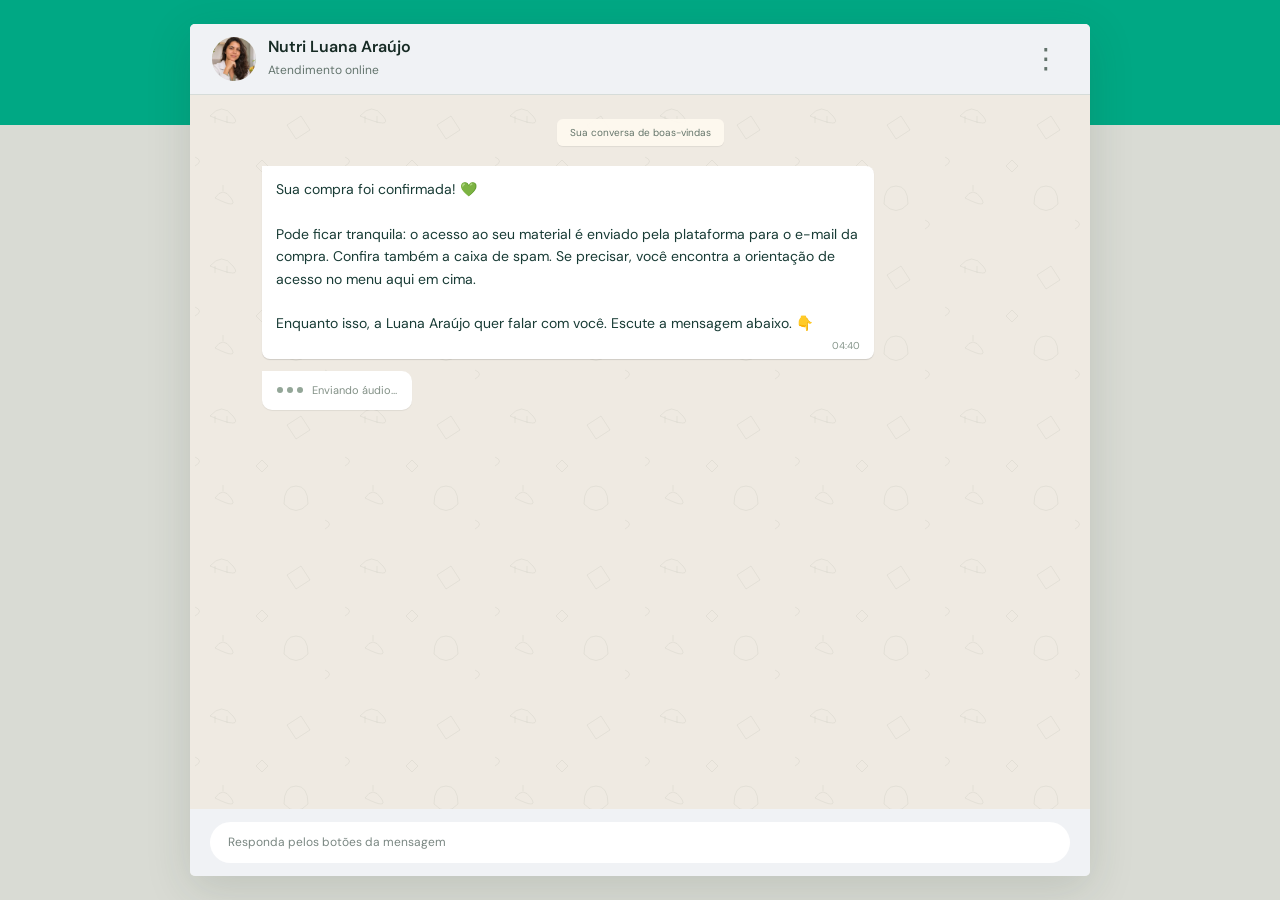
<file: public/index.html>
<!doctype html>
<html lang="pt-BR">
<head>
  <meta charset="utf-8">
  <meta name="viewport" content="width=device-width, initial-scale=1, viewport-fit=cover">
  <meta name="robots" content="noindex,nofollow">
  <meta name="theme-color" content="#075e54">
  <title>Boas-vindas • Nutri Luana Araújo</title>
  <link rel="stylesheet" href="style.css">
</head>
<body>
  <aside class="intro-panel">
    <a class="brand" href="./">LA<span>LUANA ARAÚJO<br><small>RECEITAS PROTEICAS DE LISO</small></span></a>
    <div class="intro-copy"><span class="eyebrow">UM COMEÇO MAIS SIMPLES</span><h1>As receitas<br>já são suas.<br><em>Vamos ao<br>primeiro passo?</em></h1><p>Uma conversa para conhecer sua rotina e ajudar você a começar.</p><div class="gift-note"><span>✦</span><div><strong>Um presente no final</strong><p>Três ideias para começar aproveitando os ingredientes.</p></div></div></div>
    <small class="signature">Comida de verdade. Uma rotina possível.</small>
  </aside>
  <main class="phone" aria-label="Conversa guiada com a equipe Luana Araújo">
    <header class="chat-header">
      <div class="avatar"><img src="assets/luana.webp" alt="Luana Araújo" width="45" height="45"></div>
      <div class="contact"><h2>Nutri Luana Araújo</h2><span>Atendimento online</span></div>
      <button id="menu-btn" class="icon-button" aria-label="Abrir opções" aria-expanded="false">⋮</button>
      <nav id="menu" hidden><button data-action="access">Acessar minhas receitas</button><button data-action="restart">Recomeçar</button></nav>
    </header>
    <div class="journey"><span id="journey-label">BOAS-VINDAS</span><span id="progress-label">Seu primeiro passo</span><div class="track"><i id="progress"></i></div></div>
    <section id="messages" class="messages" role="log" aria-label="Mensagens da conversa" aria-live="polite" aria-relevant="additions"></section>
    <div id="choices" class="choices"></div>
    <footer class="composer"><p id="composer-note">Responda pelos botões da mensagem</p></footer>
  </main>
  <dialog id="info-dialog"><div class="dialog-content"><button id="close-dialog" class="close-dialog" aria-label="Fechar">×</button><h2 id="dialog-title"></h2><div id="dialog-body"></div></div></dialog>
  <script src="config.js"></script><script src="audio-data.js"></script><script src="app.js"></script>
</body>
</html>
</file>
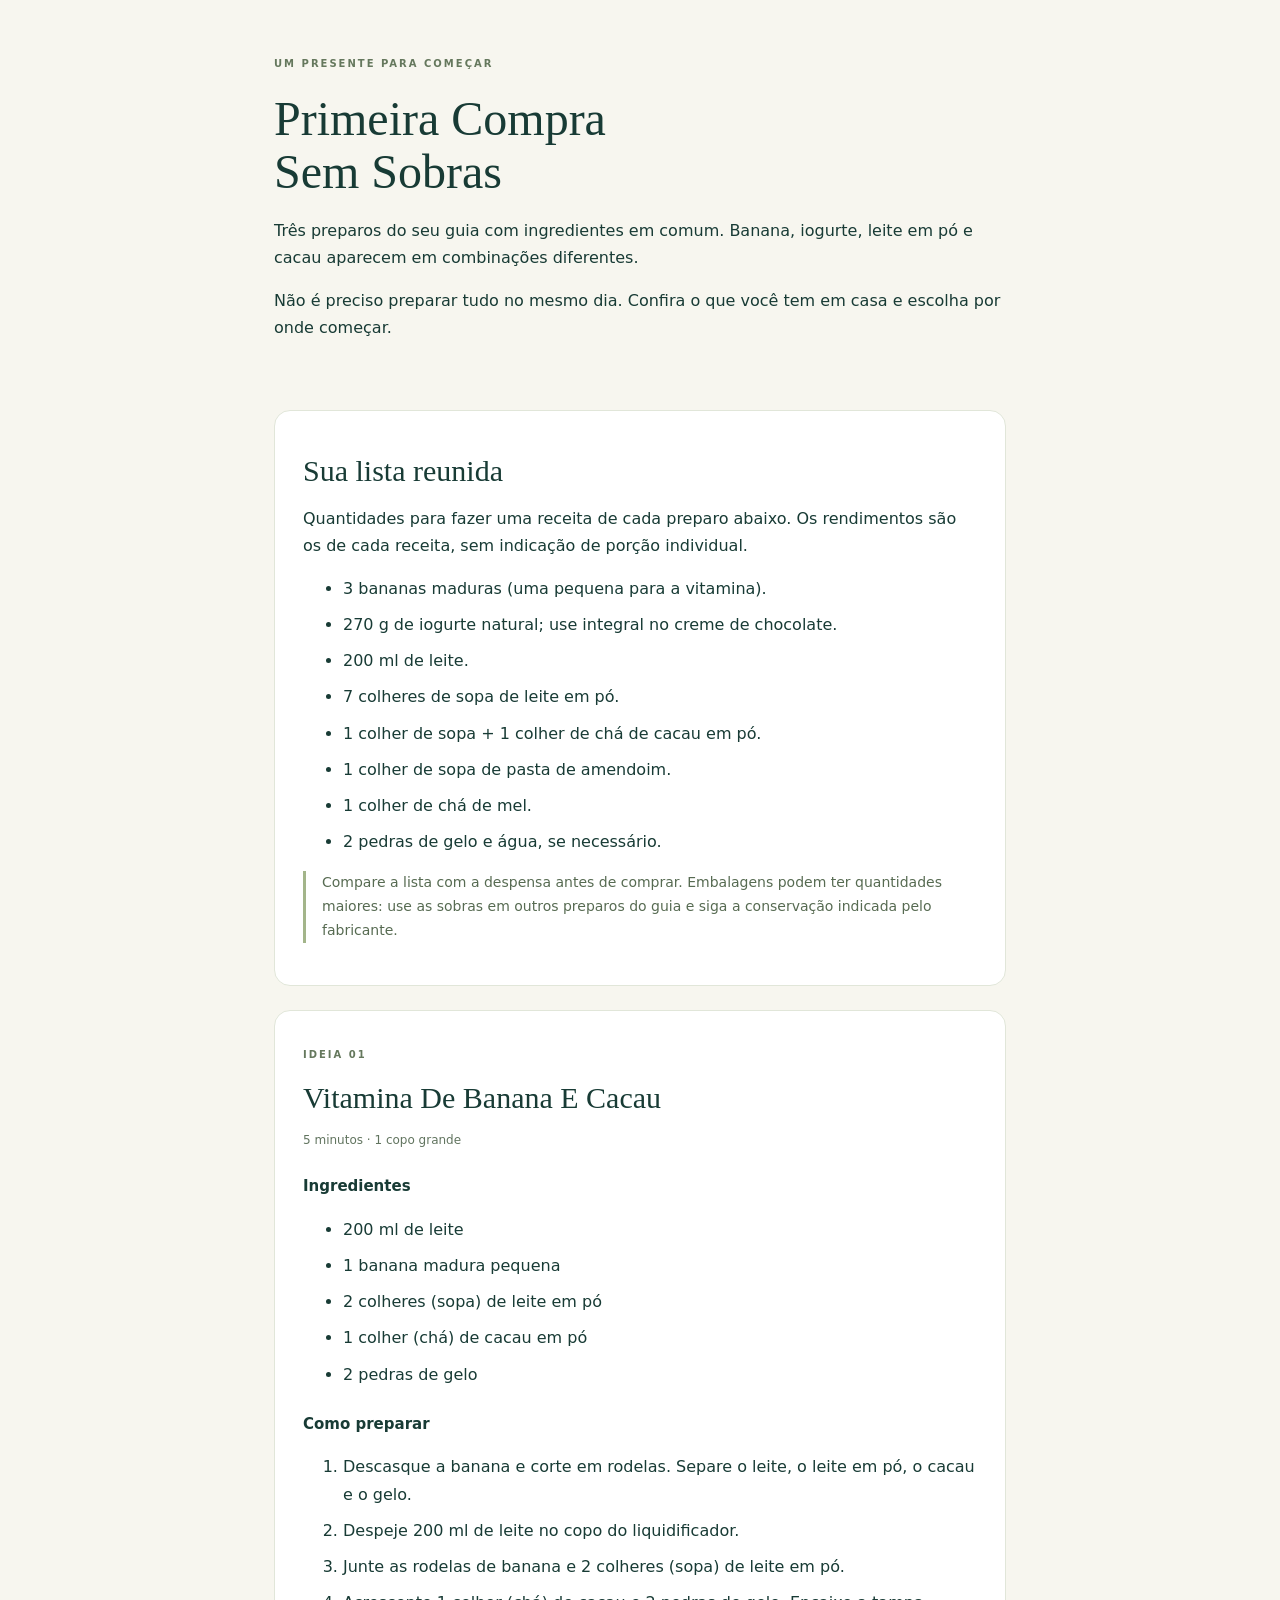
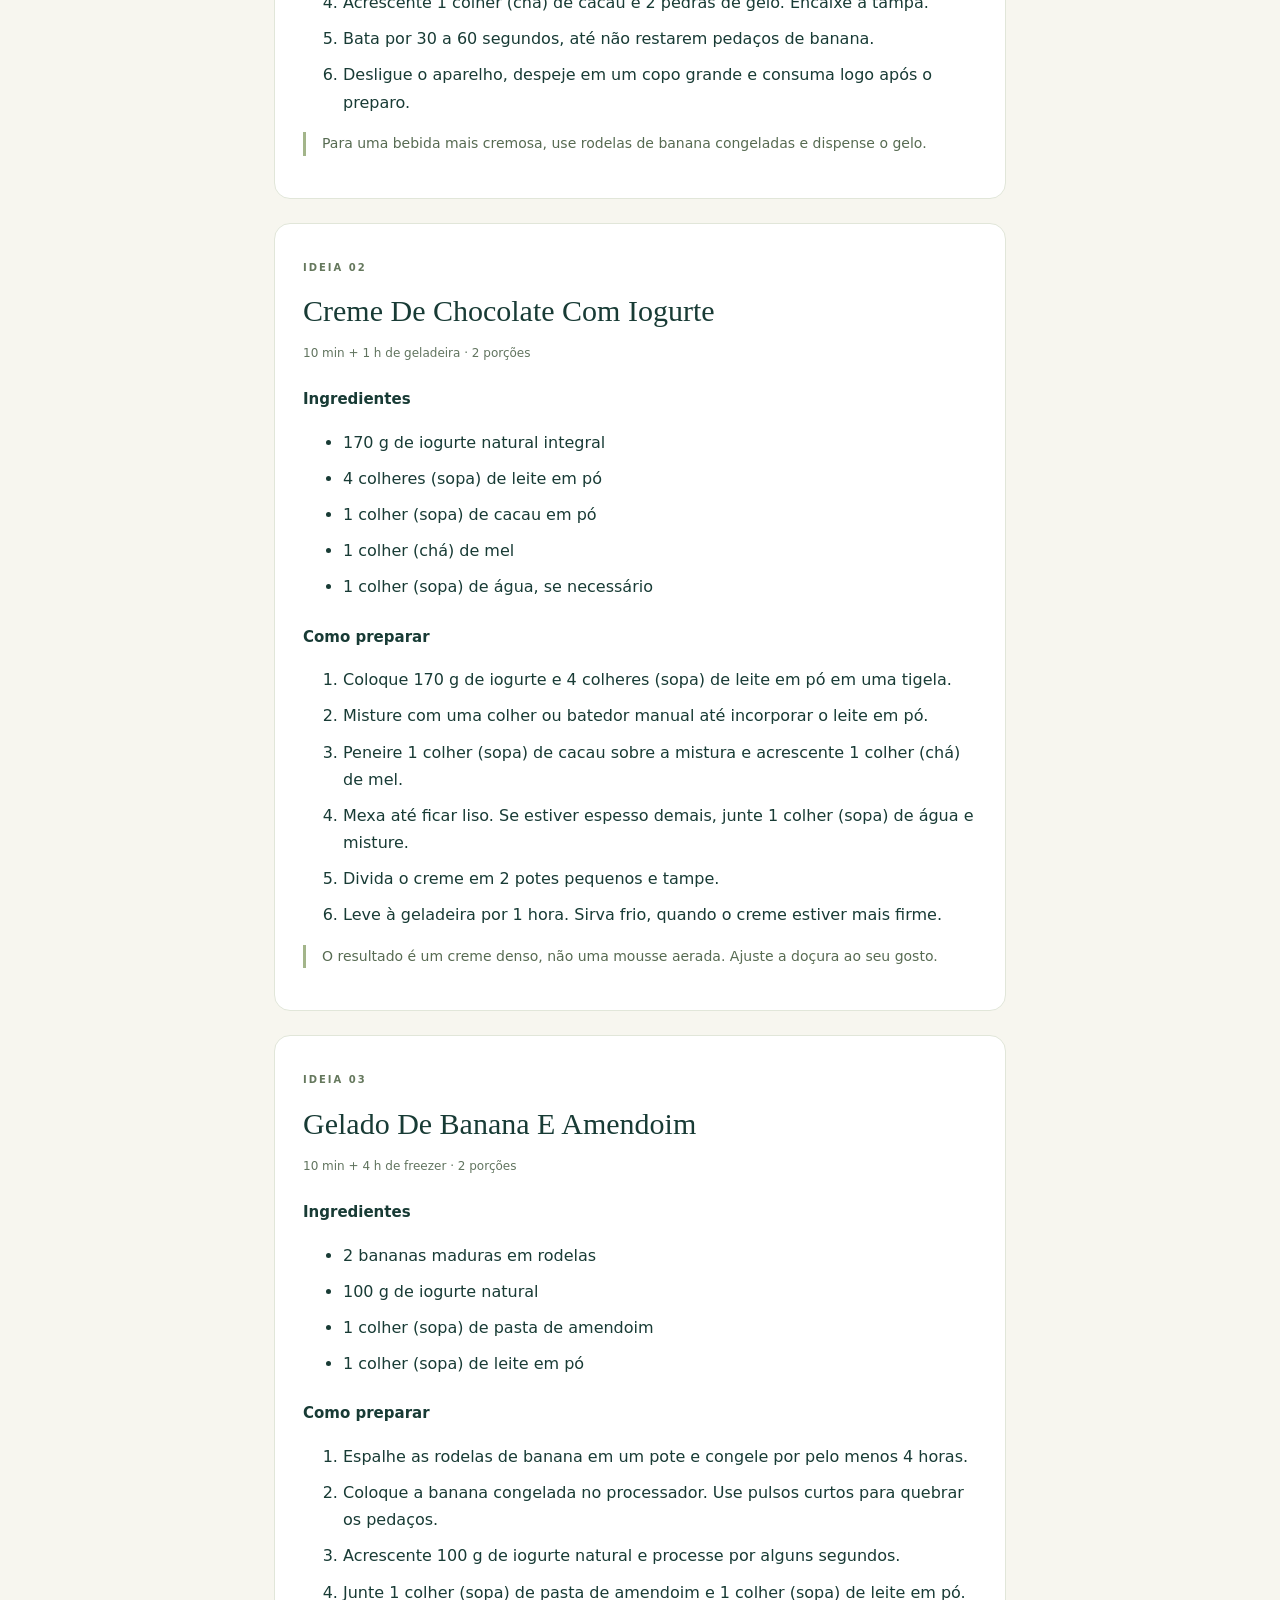
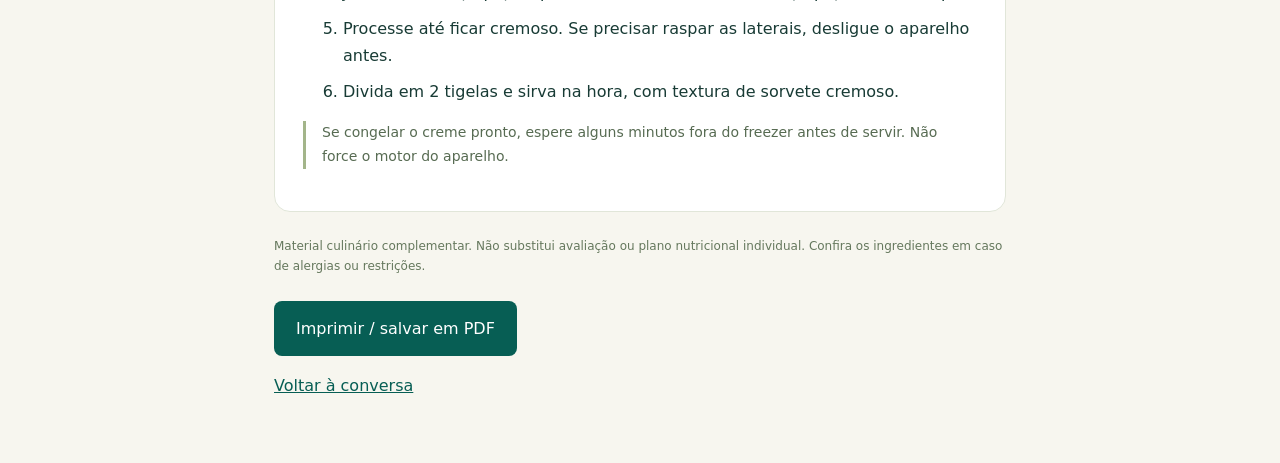
<file: public/presente.html>
<!doctype html><html lang="pt-BR"><head><meta charset="utf-8"><meta name="viewport" content="width=device-width,initial-scale=1"><meta name="robots" content="noindex,nofollow"><title>Seu presente • Primeira Compra Sem Sobras</title><style>*{box-sizing:border-box}body{margin:0;background:#f7f6ef;color:#183b35;font:16px/1.7 system-ui,sans-serif}main{max-width:780px;margin:auto;padding:48px 24px}header{padding-bottom:28px}.eyebrow{font-size:10px;letter-spacing:2px;color:#65785d;font-weight:700}h1{font:48px/1.1 Georgia,serif;margin:18px 0}h2{font:30px/1.2 Georgia,serif;margin:14px 0}h3{font-size:15px;margin-top:24px}.meta{font-size:12px;color:#61745f}article,.list{background:white;padding:28px;border-radius:16px;margin:24px 0;border:1px solid #e1e6d9}li{margin:9px 0}.tip{border-left:3px solid #a3b58a;padding-left:16px;font-size:14px;color:#576b52}button,a{color:#075e54}button{background:#075e54;color:white;border:0;padding:14px 22px;border-radius:8px;cursor:pointer;font:inherit}.print{margin-top:24px}footer{font-size:12px;color:#65785d}@media print{button,.back{display:none}body{background:white}main{padding:0}article{break-inside:avoid;border:0;padding:10px 0}h1{font-size:34px}}@media(max-width:500px){h1{font-size:37px}article,.list{padding:22px}}</style></head><body><main><header><span class="eyebrow">UM PRESENTE PARA COMEÇAR</span><h1>Primeira Compra<br>Sem Sobras</h1><p>Três preparos do seu guia com ingredientes em comum. Banana, iogurte, leite em pó e cacau aparecem em combinações diferentes.</p><p>Não é preciso preparar tudo no mesmo dia. Confira o que você tem em casa e escolha por onde começar.</p></header><section class="list"><h2>Sua lista reunida</h2><p>Quantidades para fazer uma receita de cada preparo abaixo. Os rendimentos são os de cada receita, sem indicação de porção individual.</p><ul><li>3 bananas maduras (uma pequena para a vitamina).</li><li>270 g de iogurte natural; use integral no creme de chocolate.</li><li>200 ml de leite.</li><li>7 colheres de sopa de leite em pó.</li><li>1 colher de sopa + 1 colher de chá de cacau em pó.</li><li>1 colher de sopa de pasta de amendoim.</li><li>1 colher de chá de mel.</li><li>2 pedras de gelo e água, se necessário.</li></ul><p class="tip">Compare a lista com a despensa antes de comprar. Embalagens podem ter quantidades maiores: use as sobras em outros preparos do guia e siga a conservação indicada pelo fabricante.</p></section><article><span class="eyebrow">IDEIA 01</span><h2>Vitamina De Banana E Cacau</h2><p class="meta">5 minutos · 1 copo grande</p><h3>Ingredientes</h3><ul><li>200 ml de leite</li><li>1 banana madura pequena</li><li>2 colheres (sopa) de leite em pó</li><li>1 colher (chá) de cacau em pó</li><li>2 pedras de gelo</li></ul><h3>Como preparar</h3><ol><li>Descasque a banana e corte em rodelas. Separe o leite, o leite em pó, o cacau e o gelo.</li><li>Despeje 200 ml de leite no copo do liquidificador.</li><li>Junte as rodelas de banana e 2 colheres (sopa) de leite em pó.</li><li>Acrescente 1 colher (chá) de cacau e 2 pedras de gelo. Encaixe a tampa.</li><li>Bata por 30 a 60 segundos, até não restarem pedaços de banana.</li><li>Desligue o aparelho, despeje em um copo grande e consuma logo após o preparo.</li></ol><p class="tip">Para uma bebida mais cremosa, use rodelas de banana congeladas e dispense o gelo.</p></article><article><span class="eyebrow">IDEIA 02</span><h2>Creme De Chocolate Com Iogurte</h2><p class="meta">10 min + 1 h de geladeira · 2 porções</p><h3>Ingredientes</h3><ul><li>170 g de iogurte natural integral</li><li>4 colheres (sopa) de leite em pó</li><li>1 colher (sopa) de cacau em pó</li><li>1 colher (chá) de mel</li><li>1 colher (sopa) de água, se necessário</li></ul><h3>Como preparar</h3><ol><li>Coloque 170 g de iogurte e 4 colheres (sopa) de leite em pó em uma tigela.</li><li>Misture com uma colher ou batedor manual até incorporar o leite em pó.</li><li>Peneire 1 colher (sopa) de cacau sobre a mistura e acrescente 1 colher (chá) de mel.</li><li>Mexa até ficar liso. Se estiver espesso demais, junte 1 colher (sopa) de água e misture.</li><li>Divida o creme em 2 potes pequenos e tampe.</li><li>Leve à geladeira por 1 hora. Sirva frio, quando o creme estiver mais firme.</li></ol><p class="tip">O resultado é um creme denso, não uma mousse aerada. Ajuste a doçura ao seu gosto.</p></article><article><span class="eyebrow">IDEIA 03</span><h2>Gelado De Banana E Amendoim</h2><p class="meta">10 min + 4 h de freezer · 2 porções</p><h3>Ingredientes</h3><ul><li>2 bananas maduras em rodelas</li><li>100 g de iogurte natural</li><li>1 colher (sopa) de pasta de amendoim</li><li>1 colher (sopa) de leite em pó</li></ul><h3>Como preparar</h3><ol><li>Espalhe as rodelas de banana em um pote e congele por pelo menos 4 horas.</li><li>Coloque a banana congelada no processador. Use pulsos curtos para quebrar os pedaços.</li><li>Acrescente 100 g de iogurte natural e processe por alguns segundos.</li><li>Junte 1 colher (sopa) de pasta de amendoim e 1 colher (sopa) de leite em pó.</li><li>Processe até ficar cremoso. Se precisar raspar as laterais, desligue o aparelho antes.</li><li>Divida em 2 tigelas e sirva na hora, com textura de sorvete cremoso.</li></ol><p class="tip">Se congelar o creme pronto, espere alguns minutos fora do freezer antes de servir. Não force o motor do aparelho.</p></article><footer>Material culinário complementar. Não substitui avaliação ou plano nutricional individual. Confira os ingredientes em caso de alergias ou restrições.</footer><button class="print" onclick="window.print()">Imprimir / salvar em PDF</button><p class="back"><a href="index.html">Voltar à conversa</a></p></main></body></html>
</file>
<file: public/style.css>
@import url('https://fonts.googleapis.com/css2?family=DM+Sans:wght@400;500;600;700&family=Manrope:wght@400;500;600;700;800&display=swap');
:root{--green:#075e54;--mint:#dcf8c6;--ink:#183b35;--muted:#667871;--cream:#f7f6ef;--line:#e2e7df;--accent:#c4a96a}*{box-sizing:border-box}body{margin:0;background:#e7ebe5;color:var(--ink);font:15px/1.55 'DM Sans',system-ui,sans-serif;display:flex;min-height:100dvh}button,a{-webkit-tap-highlight-color:transparent}button{font:inherit;cursor:pointer}button:focus-visible,a:focus-visible{outline:3px solid #b5903d;outline-offset:3px}.intro-panel{width:calc(100% - 570px);min-width:360px;padding:44px 7vw 30px;display:flex;flex-direction:column;background:var(--cream);position:fixed;height:100dvh;overflow:auto}.brand{display:flex;align-items:center;gap:14px;text-decoration:none;color:var(--green);font:700 29px Georgia,serif;letter-spacing:-2px}.brand span{font:700 12px 'Manrope',sans-serif;letter-spacing:2px;border-left:1px solid #cad4c9;padding-left:14px;line-height:1.9}.brand small{font-size:8px;letter-spacing:1.2px;color:#748178}.intro-copy{margin:auto 0;padding:40px 0}.eyebrow{font-size:10px;letter-spacing:2.6px;font-weight:800;color:#738272}h1{font:500 clamp(40px,4.5vw,76px)/1.08 'Manrope',sans-serif;letter-spacing:-3.5px;margin:26px 0}h1 em{font-family:Georgia,serif;font-weight:400;color:var(--green)}.intro-copy>p{max-width:310px;color:var(--muted);font-size:16px}.gift-note{display:flex;gap:14px;border-top:1px solid #d8ddcf;padding-top:24px;max-width:350px;margin-top:34px}.gift-note>span{font-size:30px;color:#a58a4c}.gift-note strong{font-size:13px}.gift-note p{font-size:12px;color:var(--muted);margin:4px 0}.signature{font-size:10px;letter-spacing:1px;color:#77847a}.phone{width:570px;margin-left:auto;height:100dvh;display:flex;flex-direction:column;background:#efece5;position:relative;box-shadow:-12px 0 60px #183b3509}.chat-header{background:var(--green);color:white;display:flex;align-items:center;gap:12px;padding:19px 24px;position:relative;flex-shrink:0;z-index:2}.avatar{display:grid;place-items:center;width:45px;height:45px;border-radius:50%;background:#e3ecd9;color:#38684d;font:22px Georgia,serif;border:2px solid #ffffff55}.contact{flex:1}.contact h2{font-size:15px;line-height:1.4;margin:0;font-weight:700}.contact span{font-size:11px;color:#c0dfd4}.icon-button{background:none;border:0;color:white;font-size:28px;padding:0 8px}.chat-header nav{position:absolute;right:16px;top:75px;background:#fff;box-shadow:0 12px 30px #0002;border-radius:12px;overflow:hidden;min-width:225px}.chat-header nav button{display:block;background:white;border:0;width:100%;text-align:left;padding:13px 18px;color:var(--ink);font-size:13px}.chat-header nav button:hover{background:#f0f4ee}.journey{background:#f9faf7;padding:12px 24px 10px;display:flex;flex-wrap:wrap;justify-content:space-between;gap:7px;border-bottom:1px solid #dce3d7;flex-shrink:0}.journey>span:first-child{font-size:9px;font-weight:800;letter-spacing:1.6px}.journey>span:nth-child(2){font-size:10px;color:var(--muted)}.track{height:3px;background:#e0e7db;width:100%;border-radius:3px;overflow:hidden}.track i{display:block;height:100%;width:0;background:#789c6d;transition:width .2s}.messages{flex:1;overflow-y:auto;padding:20px 24px 28px;scroll-behavior:smooth;min-height:0;background-image:radial-gradient(#65856e12 .8px,transparent .8px);background-size:16px 16px}.date-separator{font-size:10px;color:#64756a;display:table;margin:0 auto 20px;background:#fafbf7d9;padding:5px 13px;border-radius:6px}.message{max-width:90%;margin:0 0 12px;position:relative;animation:appear .2s ease}.bubble{background:white;border-radius:0 12px 12px;padding:14px 16px;box-shadow:0 1px 1px #1d342512;font-size:14px;line-height:1.65;white-space:pre-line;overflow-wrap:anywhere}.message.outgoing{margin-left:auto;max-width:84%}.outgoing .bubble{background:var(--mint);border-radius:12px 0 12px 12px}.stamp{font-size:9px;color:#809083;display:block;text-align:right;margin-top:6px;line-height:1}.sender{font-size:10px;font-weight:700;color:#5d8167;margin-bottom:6px;display:block}.message a{color:var(--green);font-weight:700}.audio-label{display:flex;gap:7px;align-items:center;font-size:10px;color:#71816e;margin-bottom:8px;letter-spacing:.4px}.audio-label i{height:14px;width:3px;background:#a7bd9d;box-shadow:5px 0 #a7bd9d,10px 0 #a7bd9d;margin-right:12px;border-radius:2px}.message audio{display:block;width:100%;height:38px;margin-bottom:10px}.question{font-weight:700;color:#174c3b}.offer .bubble{border:1px solid #b9c9ac;background:#fffef8}.price{font:800 34px 'Manrope',sans-serif;letter-spacing:-1px;display:block;color:var(--green);margin:9px 0}.composer{flex-shrink:0;background:#f9faf7;border-top:1px solid #dde4d8;padding:14px 24px max(12px,env(safe-area-inset-bottom));max-height:43dvh;overflow:auto}.choices{display:grid;gap:8px}.choice{border:1px solid #c4d4bf;background:white;border-radius:9px;padding:12px 15px;text-align:center;font-size:13px;color:var(--green);font-weight:600;min-height:44px;transition:background .15s}.choice:hover{background:#edf5e8}.choice.primary{background:var(--green);color:white;border-color:var(--green)}.choice.primary:hover{background:#084b43}.choice.secondary{border-color:transparent;background:transparent;color:#748173;font-weight:400;padding:7px;min-height:36px}#composer-note{text-align:center;color:#859082;font-size:9px;margin:9px 0 0}dialog{border:0;border-radius:18px;max-width:440px;width:calc(100% - 32px);padding:0;color:var(--ink);box-shadow:0 20px 100px #0003}dialog::backdrop{background:#102d2470;backdrop-filter:blur(3px)}.dialog-content{padding:32px}.dialog-content h2{font:700 23px 'Manrope',sans-serif}.dialog-content p{font-size:14px}.close-dialog{position:absolute;right:16px;top:10px;border:0;background:transparent;font-size:26px;color:#6e7b71}.dialog-content a{color:var(--green)}@keyframes appear{from{opacity:0;transform:translateY(7px)}to{opacity:1;transform:translateY(0)}}@media(min-width:1450px){.phone{width:620px}.intro-panel{width:calc(100% - 620px)}}@media(max-width:850px){.intro-panel{display:none}.phone{width:100%;max-width:600px;margin:0 auto}.chat-header{padding:14px 18px}.messages{padding:18px 16px}.composer{padding:12px 16px max(12px,env(safe-area-inset-bottom))}.journey{padding:10px 18px}.message{max-width:94%}.bubble{font-size:14px}}@media(prefers-reduced-motion:reduce){*{animation:none!important;scroll-behavior:auto!important;transition:none!important}}

/* Conversa: escolhas anexadas ao balão, no estilo de respostas rápidas. */
body{background:#d9dbd4;display:block;padding:24px 18px;background-image:linear-gradient(#00a884 0 125px,transparent 125px)}
.intro-panel{display:none}
.phone{width:100%;max-width:900px;margin:0 auto;height:calc(100dvh - 48px);box-shadow:0 12px 45px #22382b25;border-radius:5px;overflow:hidden;background:#efeae2}
.chat-header{background:#f0f2f5;color:#172b25;padding:12px 22px;gap:12px;border-bottom:1px solid #d6dcd9}
.avatar{padding:0;overflow:hidden;border:0;width:44px;height:44px;background:#e3e7e0;flex-shrink:0}
.avatar img{width:100%;height:100%;object-fit:cover;object-position:50% 27%;display:block;transform:scale(1.35);transform-origin:50% 30%}
.contact h2{font-size:16px;font-weight:600}.contact span{color:#64756e;font-size:12px}
.icon-button{color:#63736b}.chat-header nav{top:64px;z-index:5}
.journey{display:none}
.messages{padding:24px 8% 28px;background-color:#efeae2;background-image:url("data:image/svg+xml,%3Csvg xmlns='http://www.w3.org/2000/svg' width='150' height='150' viewBox='0 0 150 150'%3E%3Cg fill='none' stroke='%2377816d' stroke-width='1' opacity='.10'%3E%3Cpath d='M20 21q12-14 23 0t-23 0zm5 0v7m12-7v7M97 30l14-9 9 14-14 9zM25 103q8-12 16 0t-16 0m8-7v-6m61 19q0-18 12-18t12 18q-12 13-24 0zM72 65l6 6-6 6-6-6zM5 62q9 4 0 9m130 54q9 4 0 9'/%3E%3C/g%3E%3C/svg%3E");background-size:150px 150px}
.date-separator{background:#fffaf0e8;padding:6px 13px;font-size:10px;box-shadow:0 1px 1px #0001}
.message{max-width:81%;margin-bottom:12px}.message.outgoing{max-width:76%}
.bubble{padding:12px 14px 8px;border-radius:0 8px 8px;box-shadow:0 1px 1px #0002;font-size:14px;line-height:1.6;overflow:hidden}
.outgoing .bubble{background:#d9fdd3;border-radius:8px 0 8px 8px}
.message.offer .bubble{border:0;background:#fff}
.stamp{font-size:10px;color:#86968b;margin-top:6px}
.choices{display:grid;gap:0;margin:10px -14px -8px;border-top:1px solid #e8eeeb;max-height:none}
.choice,.choice.primary,.choice.secondary{border:0;border-top:1px solid #edf0ed;border-radius:0;background:white;color:#008c78;font-size:14px;font-weight:500;padding:13px 14px;min-height:46px;text-align:center;margin:0;line-height:1.4;white-space:normal}
.choice:first-child{border-top:0}.choice:hover,.choice.primary:hover,.choice.secondary:hover{background:#f3f8f5}
.choice.primary{font-weight:700}.choice.secondary{color:#618278;font-weight:400;font-size:12px}
.choice:focus-visible{outline-offset:-4px}.composer{padding:13px 20px;background:#f0f2f5;border:0;max-height:none}
#composer-note{border-radius:22px;background:white;text-align:left;padding:11px 18px;font-size:12px;margin:0;color:#7a8782}
.audio-label{color:#72877a;font-size:11px;letter-spacing:0}
@media(min-width:1450px){.phone{width:100%;max-width:980px}}
@media(max-width:850px){body{padding:0;background:#efeae2}.phone{max-width:600px;height:100dvh;border-radius:0;box-shadow:none}.chat-header{background:#075e54;color:white;padding:11px 15px}.contact h2{font-size:15px}.contact span{color:#d0e5dc}.icon-button{color:white}.messages{padding:18px 14px 22px}.message{max-width:89%}.message.outgoing{max-width:83%}.bubble{font-size:14px}.composer{padding:9px 12px max(9px,env(safe-area-inset-bottom))}#composer-note{font-size:11px;padding:10px 14px}.avatar{width:42px;height:42px}.choice,.choice.primary{font-size:13px}.choice.secondary{font-size:12px}}

/* Vídeos verticais: capa com chamada e reprodução apenas por escolha da pessoa. */
.message.testimonial{width:280px;max-width:86%}.testimonial .bubble{padding:10px 10px 7px}.testimonial .bubble>div:first-child{font-size:11px;font-weight:600;color:#6a7e72;margin-bottom:8px}.testimonial-player{position:relative;width:100%;aspect-ratio:9/16;background:#152b24;border-radius:7px;overflow:hidden;margin-top:8px;white-space:normal}.testimonial-player video{display:block;width:100%;height:100%;object-fit:contain;background:#152b24}.video-cover{position:absolute;inset:0;display:flex;align-items:center;justify-content:center;flex-direction:column;border:0;background:linear-gradient(transparent 15%,#0a292244 30%,#082b247a 70%,transparent);color:white;font-family:inherit;text-shadow:0 1px 5px #0007;padding:18px;gap:7px}.video-cover[hidden]{display:none}.video-play-icon{width:65px;height:65px;display:grid;place-items:center;background:#ffffffed;color:#075e54;border-radius:50%;font-size:24px;padding-left:4px;box-shadow:0 4px 22px #0003;margin-bottom:7px;text-shadow:none}.video-cover strong{font-size:17px;font-weight:700}.video-cover>span:last-child{font-size:14px}.video-status{position:absolute;bottom:50px;left:10px;right:10px;background:#fff4df;color:#493719;padding:10px;border-radius:6px;font-size:11px}.testimonial-player:focus-within{outline:2px solid #8cac77;outline-offset:2px}@media(max-width:400px){.message.testimonial{width:250px}}

/* Mensagens de voz: áudio primeiro; texto somente por escolha do usuário. */
.message.audio{width:326px;max-width:92%}.audio .bubble{padding:12px 12px 8px}.voice-message{white-space:normal}.voice-message>audio{display:none}.voice-row{display:flex;align-items:center;gap:10px;min-height:54px}.voice-play{border:0;background:none;color:#77877e;font-size:26px;width:32px;height:44px;flex-shrink:0;padding:0;line-height:1}.voice-play:hover{color:#075e54}.voice-play:disabled{opacity:.4;cursor:default}.voice-center{flex:1;min-width:0;padding-top:8px}.voice-track{height:29px;position:relative}.voice-wave{height:26px;display:flex;align-items:center;gap:2px;overflow:hidden}.voice-wave i{flex:1;min-width:1px;max-width:3px;border-radius:3px;background:#bcc8c1}.voice-seek{--position:0%;position:absolute;inset:0;width:100%;height:29px;margin:0;padding:0;border:0;background:transparent;appearance:none;cursor:pointer;border-radius:2px}.voice-seek::-webkit-slider-runnable-track{height:26px;background:transparent}.voice-seek::-webkit-slider-thumb{appearance:none;width:9px;height:9px;border-radius:50%;background:#31a694;margin-top:9px}.voice-seek::-moz-range-track{background:transparent;border:0}.voice-seek::-moz-range-thumb{width:9px;height:9px;border:0;border-radius:50%;background:#31a694}.voice-meta{display:flex;align-items:center;justify-content:space-between;font-size:10px;color:#839187;min-height:18px}.voice-speed{border:0;background:#edf1ed;color:#6b7f70;font-size:9px;font-weight:700;border-radius:8px;padding:1px 7px;min-width:32px;line-height:1.5}.voice-portrait{width:44px;height:44px;position:relative;flex-shrink:0;margin-left:3px}.voice-portrait img{width:44px;height:44px;border-radius:50%;object-fit:cover;object-position:center 26%}.voice-mic{position:absolute;bottom:-4px;left:-5px;color:#31a694;font-size:22px;font-weight:bold;text-shadow:1px 1px white,-1px -1px white}.voice-transcribe{font:500 11px inherit;font-family:inherit;font-size:11px;color:#168a77;background:none;border:0;padding:8px 0 3px;margin-top:2px}.voice-transcribe:hover{text-decoration:underline}.voice-transcript{padding:12px 0 2px;border-top:1px solid #e8eee8;margin-top:7px;line-height:1.6}.voice-transcript[hidden]{display:none}.voice-transcript small{font-size:10px;color:#839187}.voice-transcript p{white-space:pre-line;margin:5px 0;font-size:13px}.voice-error{color:#966135;font-size:11px;margin:6px 0}.voice-error[hidden]{display:none}.audio .choices{margin-left:-12px;margin-right:-12px}.voice-play:focus-visible,.voice-speed:focus-visible,.voice-transcribe:focus-visible{outline:2px solid #31a694;outline-offset:2px}

.choices[hidden]{display:none}.pending-message{display:flex;align-items:center;gap:9px;background:white;border-radius:0 10px 10px;padding:11px 15px;width:max-content;max-width:90%;color:#839187;font-size:11px;box-shadow:0 1px 1px #0001;min-height:38px}.delivery-dots{display:flex;gap:4px;align-items:center;height:14px}.delivery-dots i{width:6px;height:6px;background:#93a698;border-radius:50%;animation:delivery-pulse 1s ease-in-out infinite}.delivery-dots i:nth-child(2){animation-delay:.15s}.delivery-dots i:nth-child(3){animation-delay:.3s}@keyframes delivery-pulse{0%,65%,100%{transform:translateY(0);opacity:.45}30%{transform:translateY(-3px);opacity:1}}@media(prefers-reduced-motion:reduce){.delivery-dots i{animation:none;opacity:.7}}
</file>
